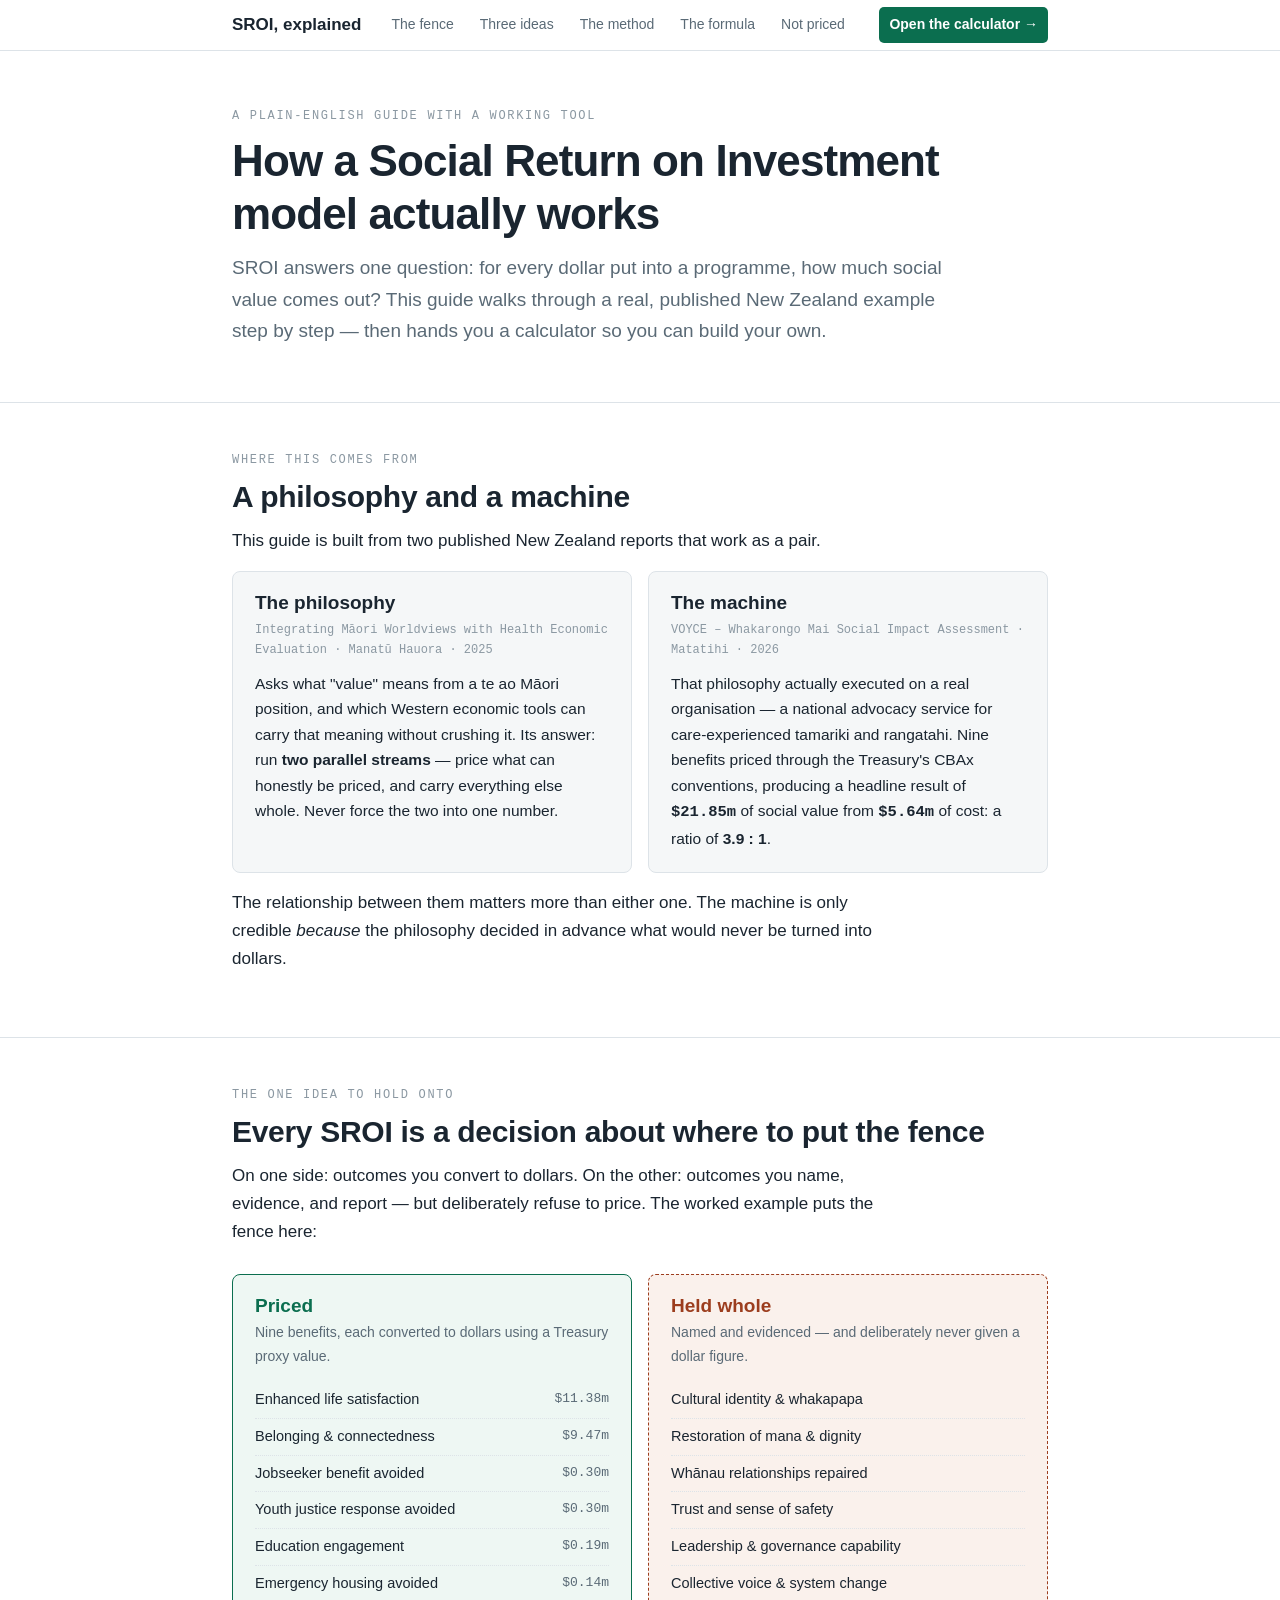
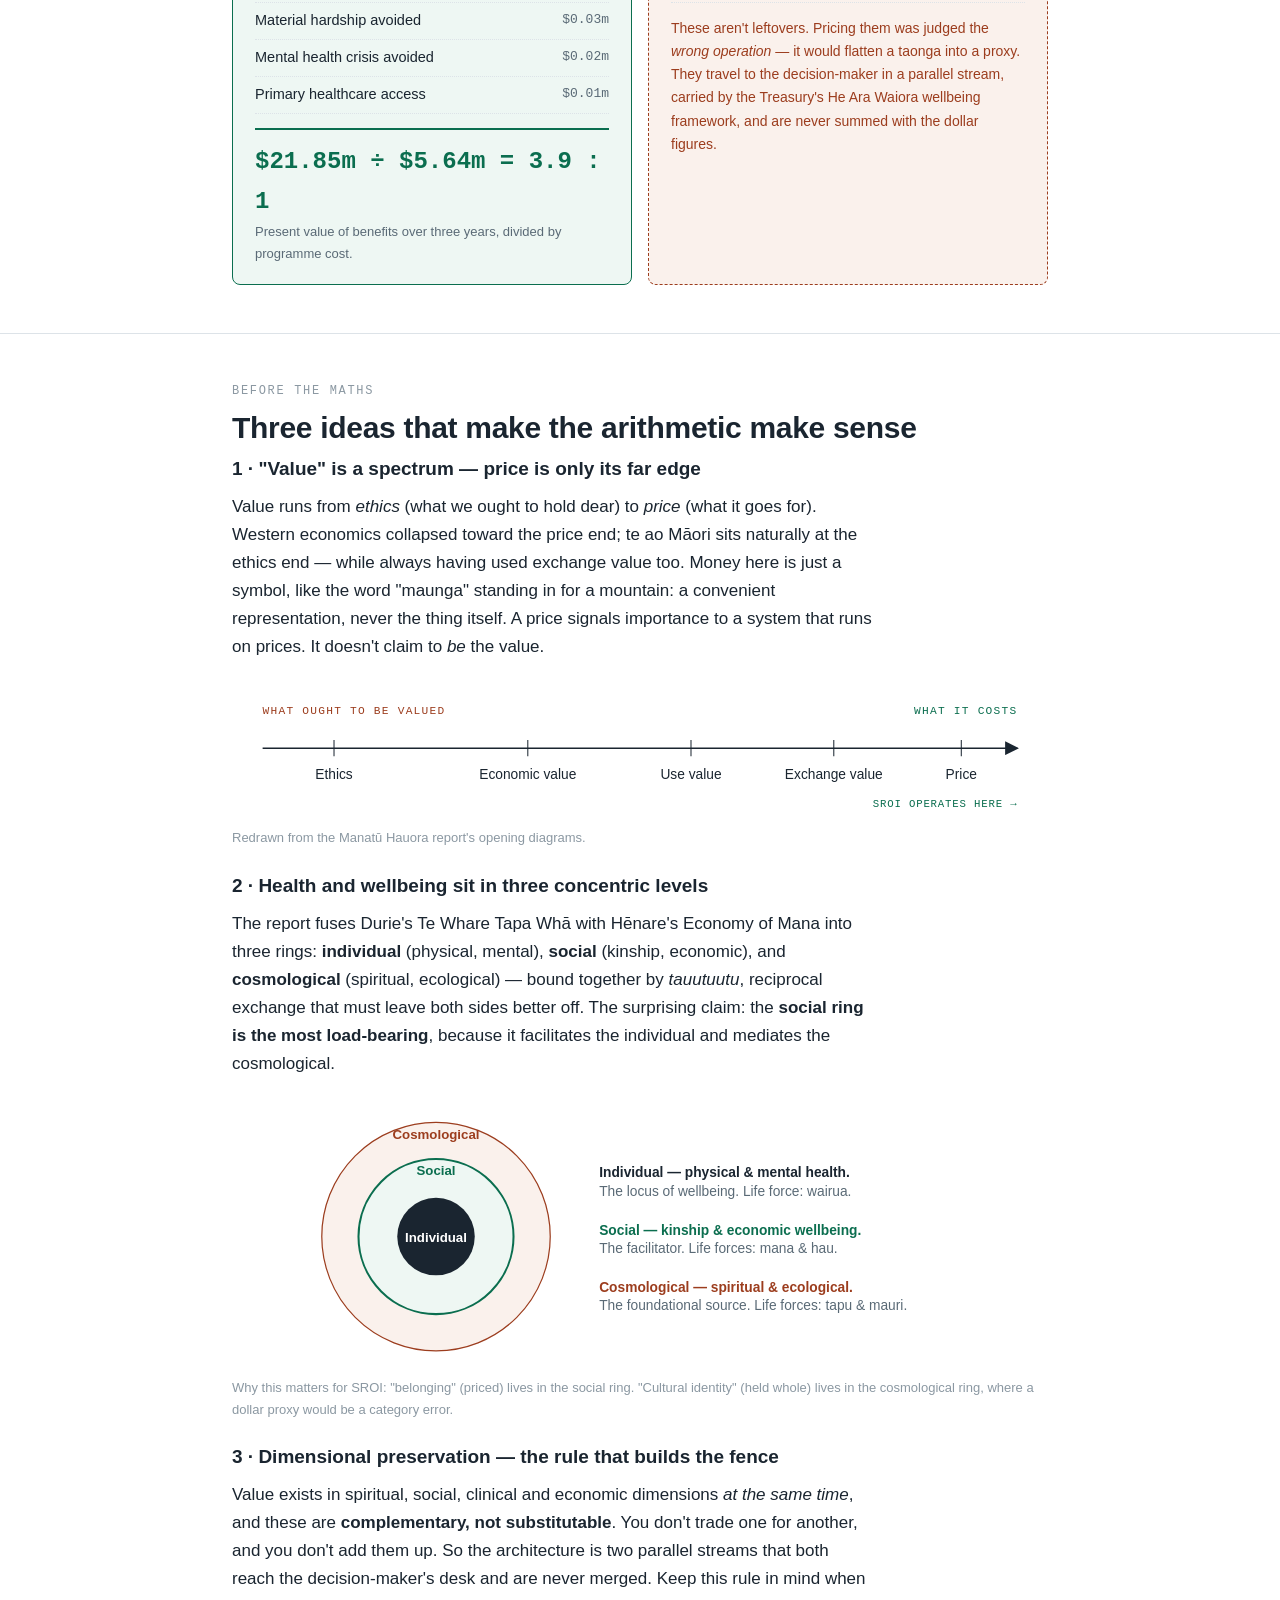
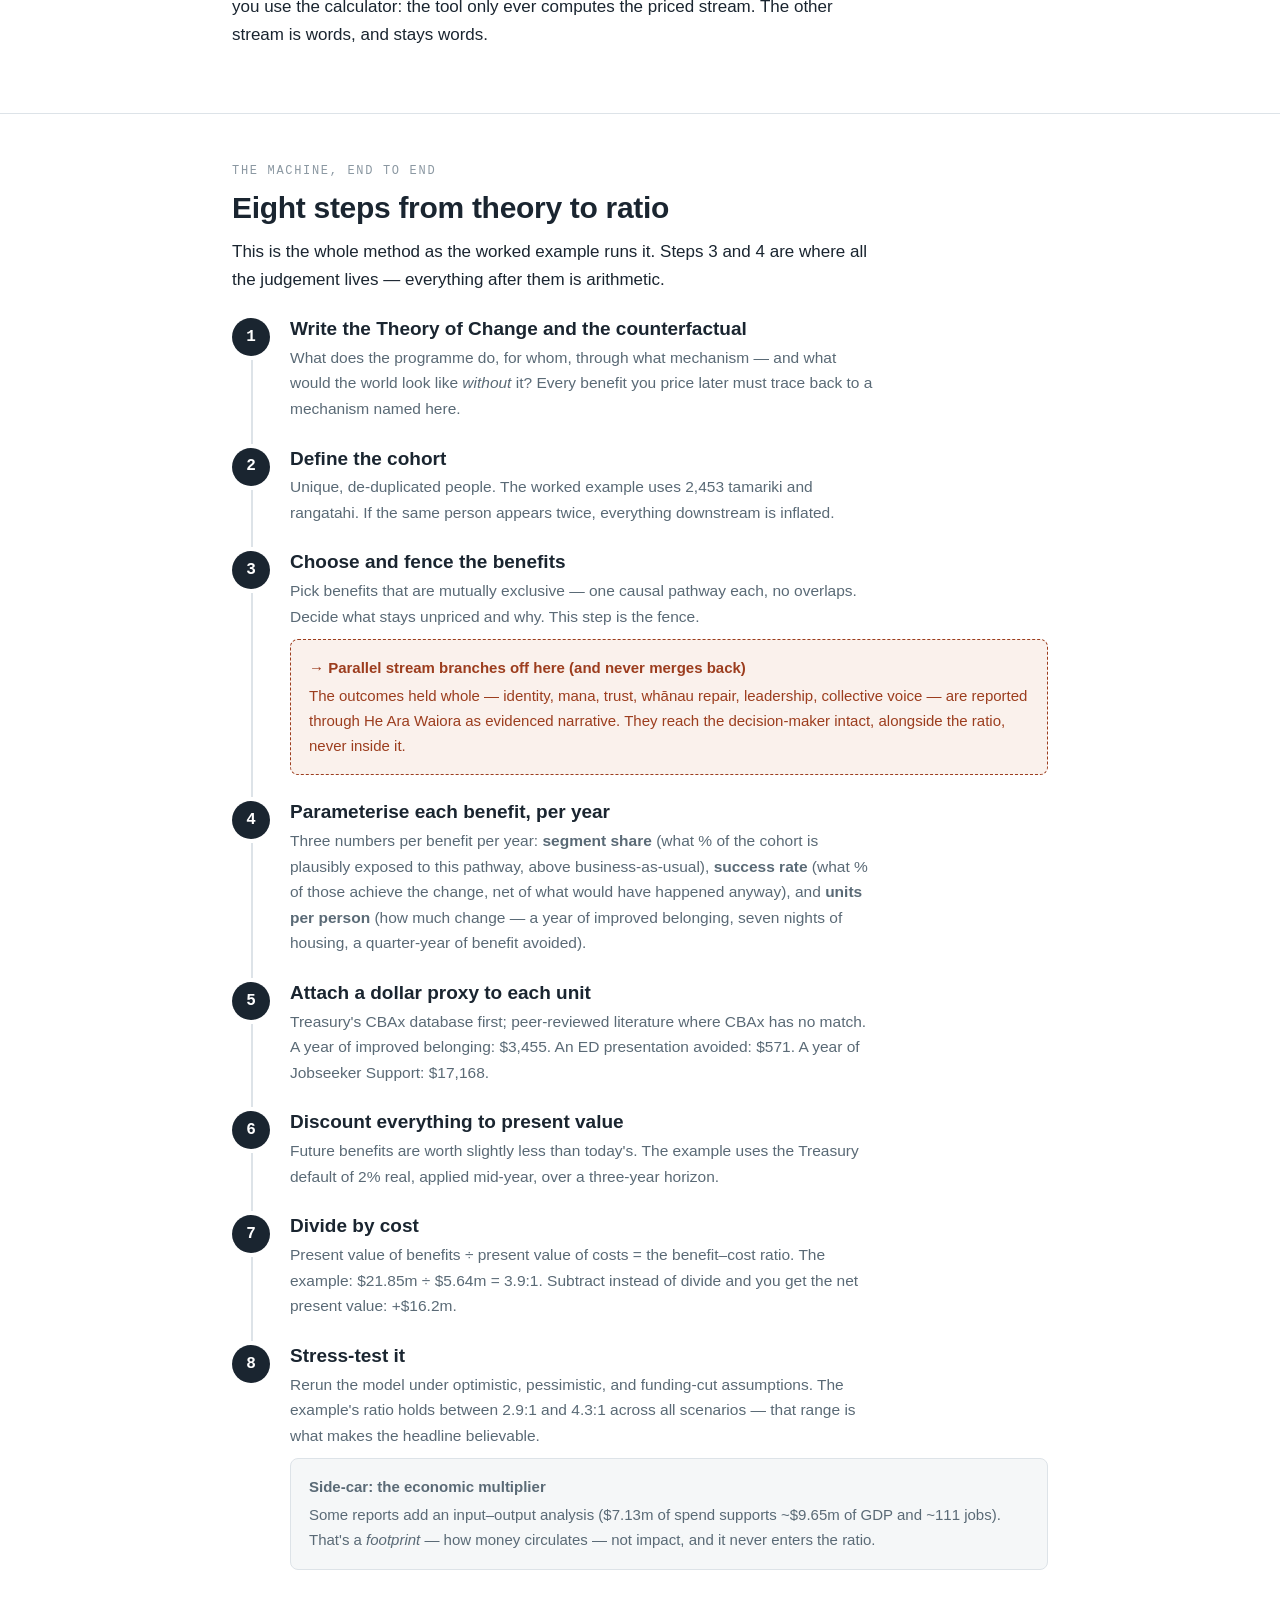
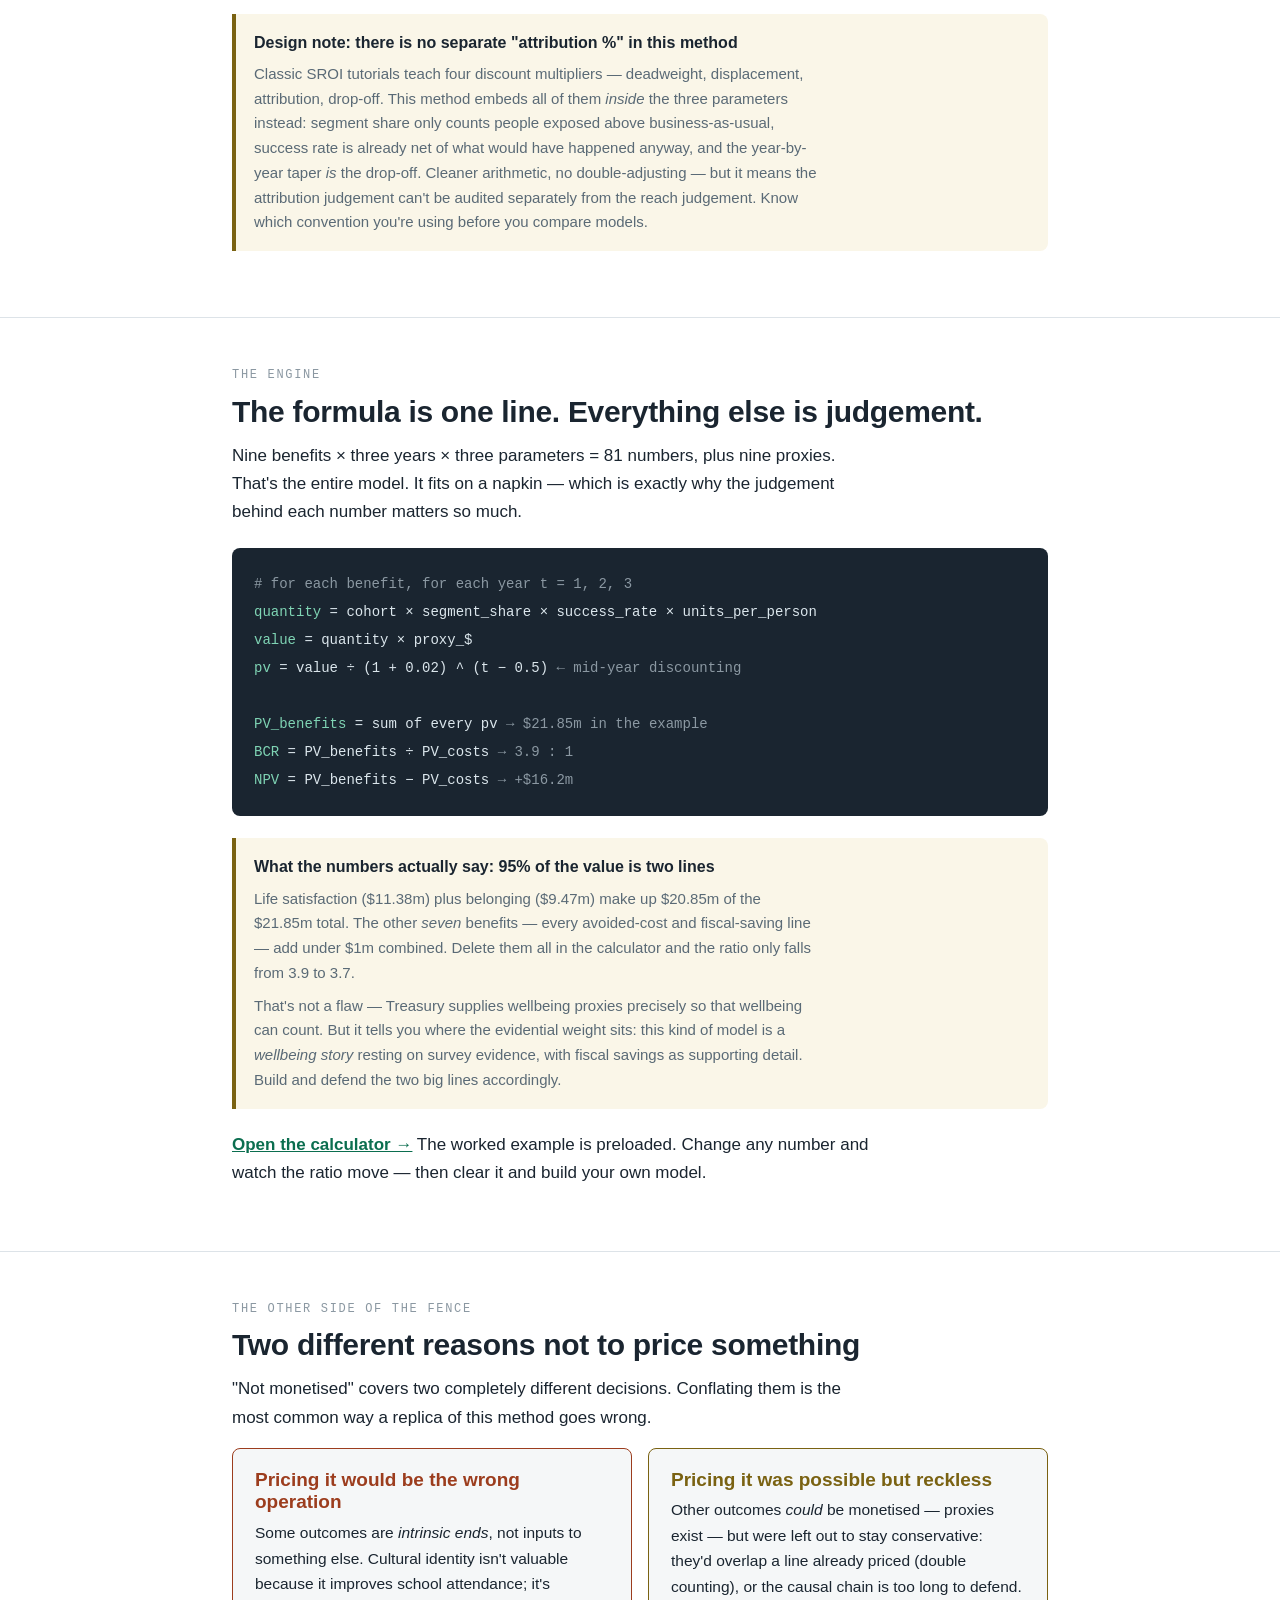
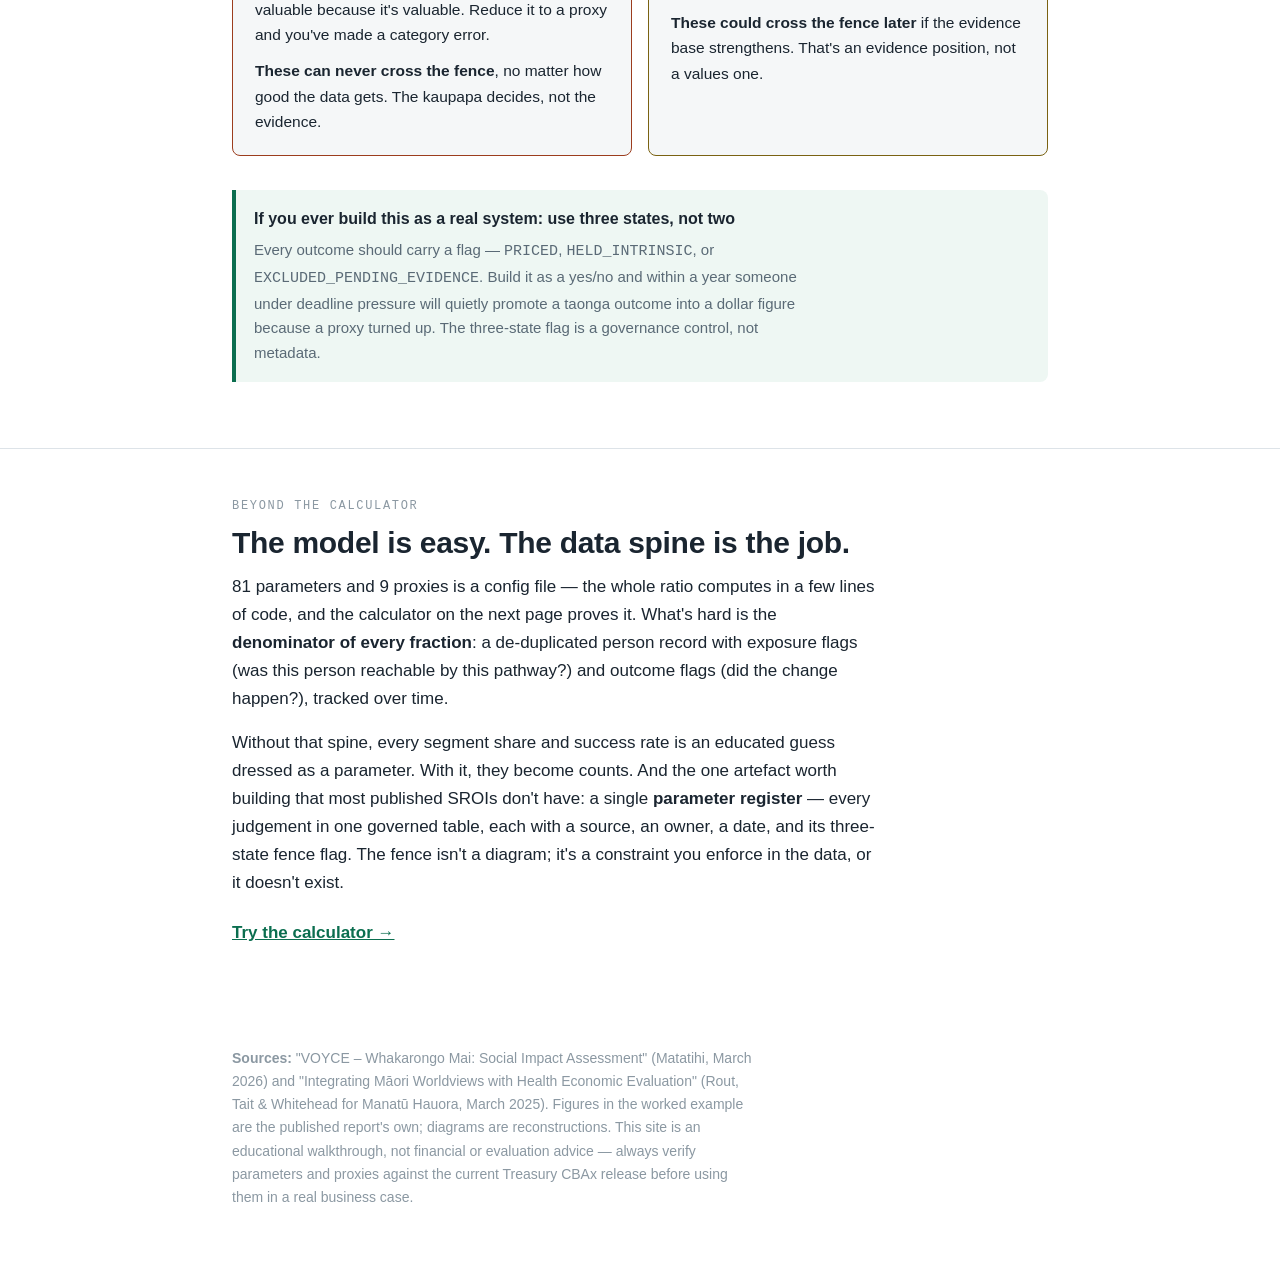
<file: index.html>
<!DOCTYPE html>
<html lang="en-NZ">
<head>
<meta charset="utf-8">
<meta name="viewport" content="width=device-width, initial-scale=1">
<title>SROI, explained — how a social return on investment model works</title>
<meta name="description" content="A plain-English walkthrough of how Social Return on Investment (SROI) works, built around a published New Zealand example, with a working calculator.">
<link rel="stylesheet" href="styles.css">
</head>
<body>

<nav><div class="wrap">
  <a class="brand" href="index.html">SROI, explained</a>
  <a href="#fence">The fence</a>
  <a href="#ideas">Three ideas</a>
  <a href="#method">The method</a>
  <a href="#formula">The formula</a>
  <a href="#notpriced">Not priced</a>
  <a class="cta" href="calculator.html">Open the calculator →</a>
</div></nav>

<header class="page"><div class="wrap">
  <span class="eyebrow">A plain-English guide with a working tool</span>
  <h1>How a Social Return on Investment model actually works</h1>
  <p class="lede">SROI answers one question: for every dollar put into a programme, how much social value comes out? This guide walks through a real, published New Zealand example step by step — then hands you a calculator so you can build your own.</p>
</div></header>

<section id="docs"><div class="wrap">
  <span class="eyebrow">Where this comes from</span>
  <h2>A philosophy and a machine</h2>
  <p>This guide is built from two published New Zealand reports that work as a pair.</p>
  <div class="two-col">
    <div class="card">
      <h3>The philosophy</h3>
      <div class="meta">Integrating Māori Worldviews with Health Economic Evaluation · Manatū Hauora · 2025</div>
      <p>Asks what "value" means from a te ao Māori position, and which Western economic tools can carry that meaning without crushing it. Its answer: run <b>two parallel streams</b> — price what can honestly be priced, and carry everything else whole. Never force the two into one number.</p>
    </div>
    <div class="card">
      <h3>The machine</h3>
      <div class="meta">VOYCE – Whakarongo Mai Social Impact Assessment · Matatihi · 2026</div>
      <p>That philosophy actually executed on a real organisation — a national advocacy service for care-experienced tamariki and rangatahi. Nine benefits priced through the Treasury's CBAx conventions, producing a headline result of <span class="mono"><b>$21.85m</b></span> of social value from <span class="mono"><b>$5.64m</b></span> of cost: a ratio of <b>3.9&nbsp;:&nbsp;1</b>.</p>
    </div>
  </div>
  <p>The relationship between them matters more than either one. The machine is only credible <em>because</em> the philosophy decided in advance what would never be turned into dollars.</p>
</div></section>

<section id="fence"><div class="wrap">
  <span class="eyebrow">The one idea to hold onto</span>
  <h2>Every SROI is a decision about where to put the fence</h2>
  <p>On one side: outcomes you convert to dollars. On the other: outcomes you name, evidence, and report — but deliberately refuse to price. The worked example puts the fence here:</p>

  <div class="fence">
    <div class="side priced">
      <h3>Priced</h3>
      <p class="sub">Nine benefits, each converted to dollars using a Treasury proxy value.</p>
      <ul>
        <li><span>Enhanced life satisfaction</span><b>$11.38m</b></li>
        <li><span>Belonging &amp; connectedness</span><b>$9.47m</b></li>
        <li><span>Jobseeker benefit avoided</span><b>$0.30m</b></li>
        <li><span>Youth justice response avoided</span><b>$0.30m</b></li>
        <li><span>Education engagement</span><b>$0.19m</b></li>
        <li><span>Emergency housing avoided</span><b>$0.14m</b></li>
        <li><span>Material hardship avoided</span><b>$0.03m</b></li>
        <li><span>Mental health crisis avoided</span><b>$0.02m</b></li>
        <li><span>Primary healthcare access</span><b>$0.01m</b></li>
      </ul>
      <div class="total">
        <div class="big">$21.85m ÷ $5.64m = 3.9 : 1</div>
        <div class="lbl">Present value of benefits over three years, divided by programme cost.</div>
      </div>
    </div>
    <div class="side held">
      <h3>Held whole</h3>
      <p class="sub">Named and evidenced — and deliberately never given a dollar figure.</p>
      <ul>
        <li><span>Cultural identity &amp; whakapapa</span></li>
        <li><span>Restoration of mana &amp; dignity</span></li>
        <li><span>Whānau relationships repaired</span></li>
        <li><span>Trust and sense of safety</span></li>
        <li><span>Leadership &amp; governance capability</span></li>
        <li><span>Collective voice &amp; system change</span></li>
      </ul>
      <p class="stamp">These aren't leftovers. Pricing them was judged the <em>wrong operation</em> — it would flatten a taonga into a proxy. They travel to the decision-maker in a parallel stream, carried by the Treasury's He Ara Waiora wellbeing framework, and are never summed with the dollar figures.</p>
    </div>
  </div>
</div></section>

<section id="ideas"><div class="wrap">
  <span class="eyebrow">Before the maths</span>
  <h2>Three ideas that make the arithmetic make sense</h2>

  <h3>1 · "Value" is a spectrum — price is only its far edge</h3>
  <p>Value runs from <em>ethics</em> (what we ought to hold dear) to <em>price</em> (what it goes for). Western economics collapsed toward the price end; te ao Māori sits naturally at the ethics end — while always having used exchange value too. Money here is just a symbol, like the word "maunga" standing in for a mountain: a convenient representation, never the thing itself. A price signals importance to a system that runs on prices. It doesn't claim to <em>be</em> the value.</p>

  <figure>
    <svg viewBox="0 0 800 130" role="img" aria-label="A line from ethics on the left to price on the right, with economic value, use value and exchange value between them.">
      <defs><marker id="ah" markerWidth="9" markerHeight="9" refX="8" refY="4.5" orient="auto"><path d="M0,0 L9,4.5 L0,9 z" fill="#1a2530"/></marker></defs>
      <line x1="30" y1="60" x2="770" y2="60" stroke="#1a2530" stroke-width="1.5" marker-end="url(#ah)"/>
      <g font-family="ui-monospace,Menlo,monospace" font-size="11" letter-spacing="1.2">
        <text x="30" y="26" fill="#9c3d1e">WHAT OUGHT TO BE VALUED</text>
        <text x="770" y="26" text-anchor="end" fill="#0b6e4f">WHAT IT COSTS</text>
      </g>
      <g font-family="-apple-system,Segoe UI,Roboto,sans-serif" font-size="13.5" fill="#1a2530" text-anchor="middle">
        <line x1="100" y1="52" x2="100" y2="68" stroke="#1a2530"/><text x="100" y="90">Ethics</text>
        <line x1="290" y1="52" x2="290" y2="68" stroke="#1a2530"/><text x="290" y="90">Economic value</text>
        <line x1="450" y1="52" x2="450" y2="68" stroke="#1a2530"/><text x="450" y="90">Use value</text>
        <line x1="590" y1="52" x2="590" y2="68" stroke="#1a2530"/><text x="590" y="90">Exchange value</text>
        <line x1="715" y1="52" x2="715" y2="68" stroke="#1a2530"/><text x="715" y="90">Price</text>
      </g>
      <text x="770" y="118" text-anchor="end" font-family="ui-monospace,Menlo,monospace" font-size="10.5" fill="#0b6e4f" letter-spacing="0.8">SROI OPERATES HERE →</text>
    </svg>
    <figcaption>Redrawn from the Manatū Hauora report's opening diagrams.</figcaption>
  </figure>

  <h3>2 · Health and wellbeing sit in three concentric levels</h3>
  <p>The report fuses Durie's Te Whare Tapa Whā with Hēnare's Economy of Mana into three rings: <b>individual</b> (physical, mental), <b>social</b> (kinship, economic), and <b>cosmological</b> (spiritual, ecological) — bound together by <em>tauutuutu</em>, reciprocal exchange that must leave both sides better off. The surprising claim: the <b>social ring is the most load-bearing</b>, because it facilitates the individual and mediates the cosmological.</p>

  <figure>
    <svg viewBox="0 0 800 260" role="img" aria-label="Three concentric rings: cosmological outer, social middle, individual inner.">
      <circle cx="200" cy="130" r="112" fill="#faf1ec" stroke="#9c3d1e" stroke-width="1.2"/>
      <circle cx="200" cy="130" r="76" fill="#eef7f3" stroke="#0b6e4f" stroke-width="2"/>
      <circle cx="200" cy="130" r="38" fill="#1a2530"/>
      <g font-family="-apple-system,Segoe UI,Roboto,sans-serif" text-anchor="middle">
        <text x="200" y="135" font-size="13" font-weight="700" fill="#fff">Individual</text>
        <text x="200" y="70" font-size="13" font-weight="700" fill="#0b6e4f">Social</text>
        <text x="200" y="34" font-size="13" font-weight="700" fill="#9c3d1e">Cosmological</text>
      </g>
      <g font-family="-apple-system,Segoe UI,Roboto,sans-serif" font-size="13.5" fill="#1a2530">
        <text x="360" y="72" font-weight="600">Individual — physical &amp; mental health.</text>
        <text x="360" y="90" fill="#5a6a76">The locus of wellbeing. Life force: wairua.</text>
        <text x="360" y="128" font-weight="600" fill="#0b6e4f">Social — kinship &amp; economic wellbeing.</text>
        <text x="360" y="146" fill="#5a6a76">The facilitator. Life forces: mana &amp; hau.</text>
        <text x="360" y="184" font-weight="600" fill="#9c3d1e">Cosmological — spiritual &amp; ecological.</text>
        <text x="360" y="202" fill="#5a6a76">The foundational source. Life forces: tapu &amp; mauri.</text>
      </g>
    </svg>
    <figcaption>Why this matters for SROI: "belonging" (priced) lives in the social ring. "Cultural identity" (held whole) lives in the cosmological ring, where a dollar proxy would be a category error.</figcaption>
  </figure>

  <h3>3 · Dimensional preservation — the rule that builds the fence</h3>
  <p>Value exists in spiritual, social, clinical and economic dimensions <em>at the same time</em>, and these are <b>complementary, not substitutable</b>. You don't trade one for another, and you don't add them up. So the architecture is two parallel streams that both reach the decision-maker's desk and are never merged. Keep this rule in mind when you use the calculator: the tool only ever computes the priced stream. The other stream is words, and stays words.</p>
</div></section>

<section id="method"><div class="wrap">
  <span class="eyebrow">The machine, end to end</span>
  <h2>Eight steps from theory to ratio</h2>
  <p>This is the whole method as the worked example runs it. Steps 3 and 4 are where all the judgement lives — everything after them is arithmetic.</p>

  <ol class="steps">
    <li>
      <h3>Write the Theory of Change and the counterfactual</h3>
      <p>What does the programme do, for whom, through what mechanism — and what would the world look like <em>without</em> it? Every benefit you price later must trace back to a mechanism named here.</p>
    </li>
    <li>
      <h3>Define the cohort</h3>
      <p>Unique, de-duplicated people. The worked example uses 2,453 tamariki and rangatahi. If the same person appears twice, everything downstream is inflated.</p>
    </li>
    <li>
      <h3>Choose and fence the benefits</h3>
      <p>Pick benefits that are mutually exclusive — one causal pathway each, no overlaps. Decide what stays unpriced and why. This step is the fence.</p>
      <div class="branch held">
        <b>→ Parallel stream branches off here (and never merges back)</b>
        The outcomes held whole — identity, mana, trust, whānau repair, leadership, collective voice — are reported through He Ara Waiora as evidenced narrative. They reach the decision-maker intact, alongside the ratio, never inside it.
      </div>
    </li>
    <li>
      <h3>Parameterise each benefit, per year</h3>
      <p>Three numbers per benefit per year: <b>segment share</b> (what % of the cohort is plausibly exposed to this pathway, above business-as-usual), <b>success rate</b> (what % of those achieve the change, net of what would have happened anyway), and <b>units per person</b> (how much change — a year of improved belonging, seven nights of housing, a quarter-year of benefit avoided).</p>
    </li>
    <li>
      <h3>Attach a dollar proxy to each unit</h3>
      <p>Treasury's CBAx database first; peer-reviewed literature where CBAx has no match. A year of improved belonging: $3,455. An ED presentation avoided: $571. A year of Jobseeker Support: $17,168.</p>
    </li>
    <li>
      <h3>Discount everything to present value</h3>
      <p>Future benefits are worth slightly less than today's. The example uses the Treasury default of 2% real, applied mid-year, over a three-year horizon.</p>
    </li>
    <li>
      <h3>Divide by cost</h3>
      <p>Present value of benefits ÷ present value of costs = the benefit–cost ratio. The example: $21.85m ÷ $5.64m = 3.9:1. Subtract instead of divide and you get the net present value: +$16.2m.</p>
    </li>
    <li>
      <h3>Stress-test it</h3>
      <p>Rerun the model under optimistic, pessimistic, and funding-cut assumptions. The example's ratio holds between 2.9:1 and 4.3:1 across all scenarios — that range is what makes the headline believable.</p>
      <div class="branch grey">
        <b>Side-car: the economic multiplier</b>
        Some reports add an input–output analysis ($7.13m of spend supports ~$9.65m of GDP and ~111 jobs). That's a <em>footprint</em> — how money circulates — not impact, and it never enters the ratio.
      </div>
    </li>
  </ol>

  <div class="note">
    <h4>Design note: there is no separate "attribution %" in this method</h4>
    <p>Classic SROI tutorials teach four discount multipliers — deadweight, displacement, attribution, drop-off. This method embeds all of them <em>inside</em> the three parameters instead: segment share only counts people exposed above business-as-usual, success rate is already net of what would have happened anyway, and the year-by-year taper <em>is</em> the drop-off. Cleaner arithmetic, no double-adjusting — but it means the attribution judgement can't be audited separately from the reach judgement. Know which convention you're using before you compare models.</p>
  </div>
</div></section>

<section id="formula"><div class="wrap">
  <span class="eyebrow">The engine</span>
  <h2>The formula is one line. Everything else is judgement.</h2>
  <p>Nine benefits × three years × three parameters = 81 numbers, plus nine proxies. That's the entire model. It fits on a napkin — which is exactly why the judgement behind each number matters so much.</p>

  <div class="formula">
    <div><span class="c"># for each benefit, for each year t = 1, 2, 3</span></div>
    <div><span class="k">quantity</span>  = cohort × segment_share × success_rate × units_per_person</div>
    <div><span class="k">value</span>     = quantity × proxy_$</div>
    <div><span class="k">pv</span>        = value ÷ (1 + 0.02) ^ (t − 0.5)   <span class="c">← mid-year discounting</span></div>
    <div>&nbsp;</div>
    <div><span class="k">PV_benefits</span> = sum of every pv            <span class="c">→ $21.85m in the example</span></div>
    <div><span class="k">BCR</span> = PV_benefits ÷ PV_costs             <span class="c">→ 3.9 : 1</span></div>
    <div><span class="k">NPV</span> = PV_benefits − PV_costs             <span class="c">→ +$16.2m</span></div>
  </div>

  <div class="note">
    <h4>What the numbers actually say: 95% of the value is two lines</h4>
    <p>Life satisfaction ($11.38m) plus belonging ($9.47m) make up $20.85m of the $21.85m total. The other <em>seven</em> benefits — every avoided-cost and fiscal-saving line — add under $1m combined. Delete them all in the calculator and the ratio only falls from 3.9 to 3.7.</p>
    <p>That's not a flaw — Treasury supplies wellbeing proxies precisely so that wellbeing can count. But it tells you where the evidential weight sits: this kind of model is a <em>wellbeing story</em> resting on survey evidence, with fiscal savings as supporting detail. Build and defend the two big lines accordingly.</p>
  </div>

  <p style="margin-top:22px"><a href="calculator.html"><b>Open the calculator →</b></a> The worked example is preloaded. Change any number and watch the ratio move — then clear it and build your own model.</p>
</div></section>

<section id="notpriced"><div class="wrap">
  <span class="eyebrow">The other side of the fence</span>
  <h2>Two different reasons not to price something</h2>
  <p>"Not monetised" covers two completely different decisions. Conflating them is the most common way a replica of this method goes wrong.</p>

  <div class="two-col">
    <div class="card" style="border-color:var(--held); border-width:1.5px;">
      <h3 style="color:var(--held);">Pricing it would be the wrong operation</h3>
      <p>Some outcomes are <em>intrinsic ends</em>, not inputs to something else. Cultural identity isn't valuable because it improves school attendance; it's valuable because it's valuable. Reduce it to a proxy and you've made a category error.</p>
      <p><b>These can never cross the fence</b>, no matter how good the data gets. The kaupapa decides, not the evidence.</p>
    </div>
    <div class="card" style="border-color:var(--note); border-width:1.5px;">
      <h3 style="color:var(--note);">Pricing it was possible but reckless</h3>
      <p>Other outcomes <em>could</em> be monetised — proxies exist — but were left out to stay conservative: they'd overlap a line already priced (double counting), or the causal chain is too long to defend.</p>
      <p><b>These could cross the fence later</b> if the evidence base strengthens. That's an evidence position, not a values one.</p>
    </div>
  </div>

  <div class="note green">
    <h4>If you ever build this as a real system: use three states, not two</h4>
    <p>Every outcome should carry a flag — <span class="mono">PRICED</span>, <span class="mono">HELD_INTRINSIC</span>, or <span class="mono">EXCLUDED_PENDING_EVIDENCE</span>. Build it as a yes/no and within a year someone under deadline pressure will quietly promote a taonga outcome into a dollar figure because a proxy turned up. The three-state flag is a governance control, not metadata.</p>
  </div>
</div></section>

<section id="beyond"><div class="wrap">
  <span class="eyebrow">Beyond the calculator</span>
  <h2>The model is easy. The data spine is the job.</h2>
  <p>81 parameters and 9 proxies is a config file — the whole ratio computes in a few lines of code, and the calculator on the next page proves it. What's hard is the <b>denominator of every fraction</b>: a de-duplicated person record with exposure flags (was this person reachable by this pathway?) and outcome flags (did the change happen?), tracked over time.</p>
  <p>Without that spine, every segment share and success rate is an educated guess dressed as a parameter. With it, they become counts. And the one artefact worth building that most published SROIs don't have: a single <b>parameter register</b> — every judgement in one governed table, each with a source, an owner, a date, and its three-state fence flag. The fence isn't a diagram; it's a constraint you enforce in the data, or it doesn't exist.</p>
  <p style="margin-top:22px"><a href="calculator.html"><b>Try the calculator →</b></a></p>
</div></section>

<footer><div class="wrap">
  <p><b>Sources:</b> "VOYCE – Whakarongo Mai: Social Impact Assessment" (Matatihi, March 2026) and "Integrating Māori Worldviews with Health Economic Evaluation" (Rout, Tait &amp; Whitehead for Manatū Hauora, March 2025). Figures in the worked example are the published report's own; diagrams are reconstructions. This site is an educational walkthrough, not financial or evaluation advice — always verify parameters and proxies against the current Treasury CBAx release before using them in a real business case.</p>
</div></footer>

</body>
</html>
</file>
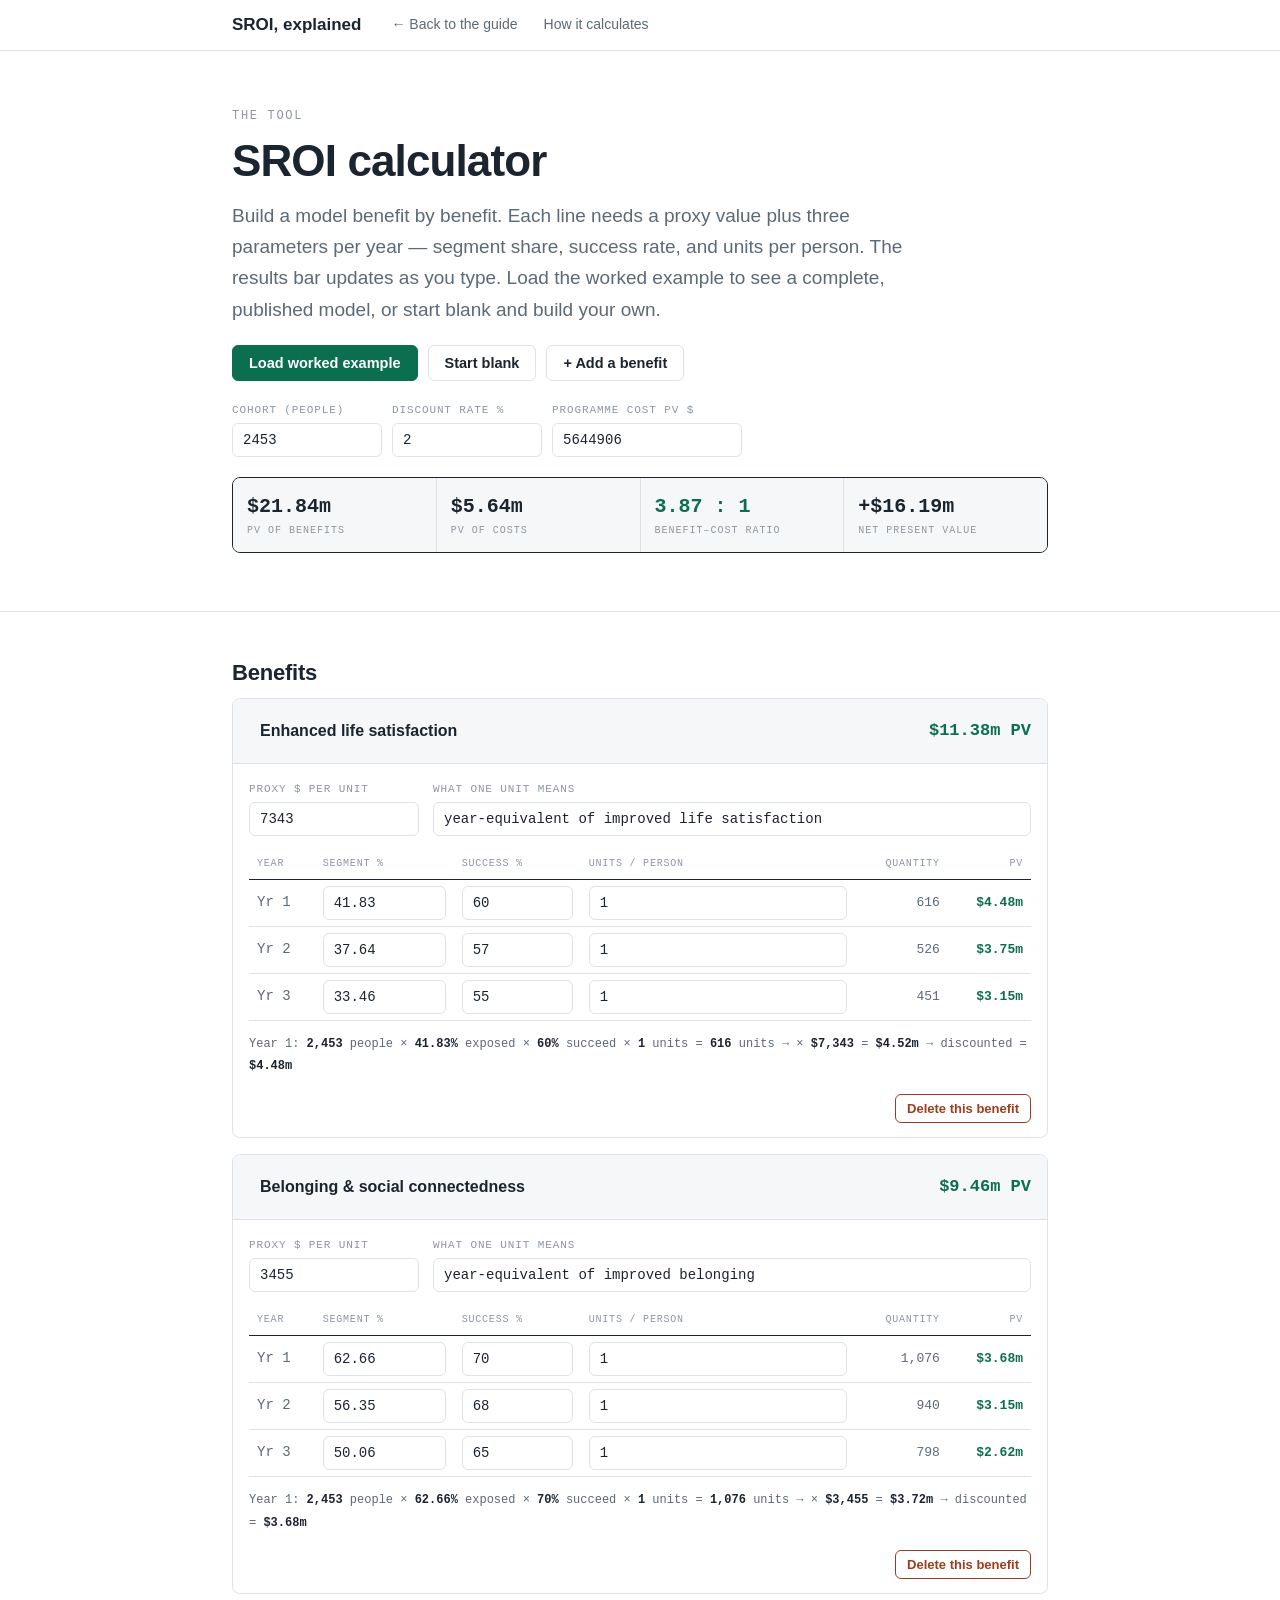
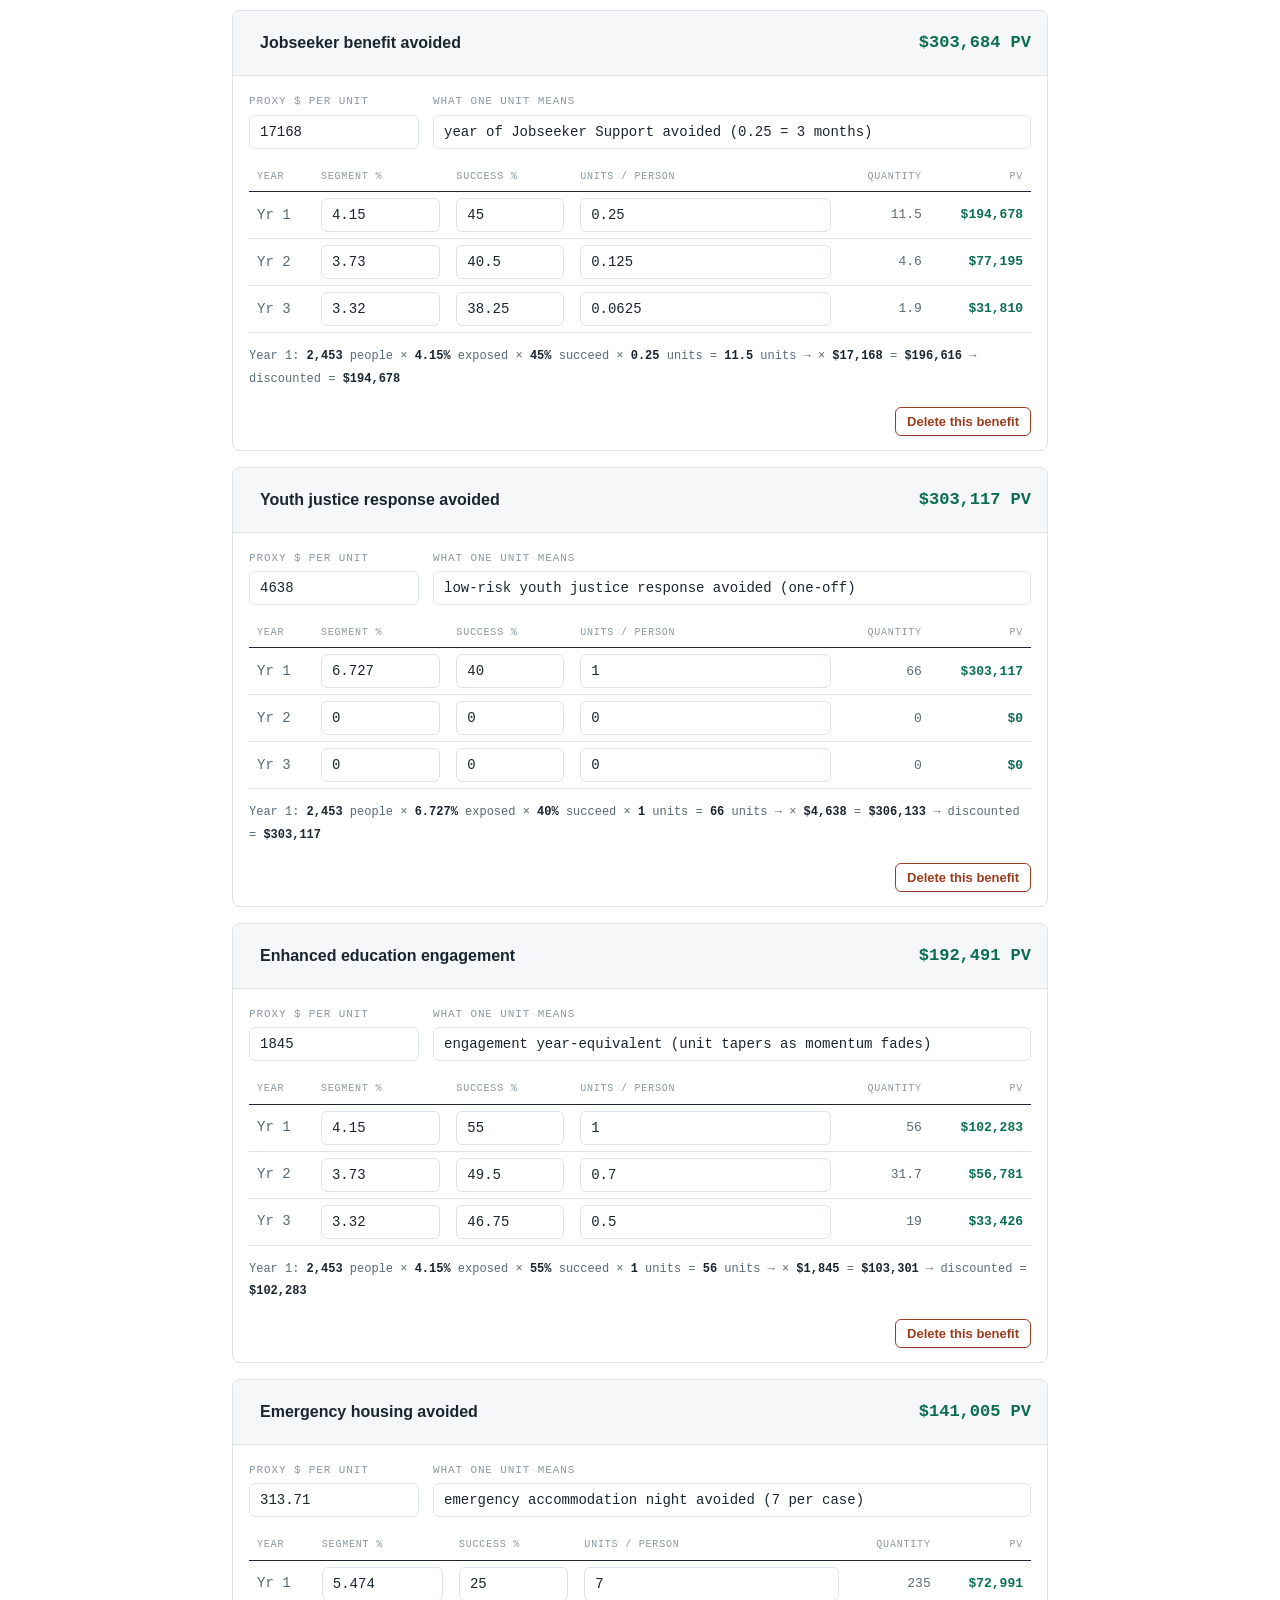
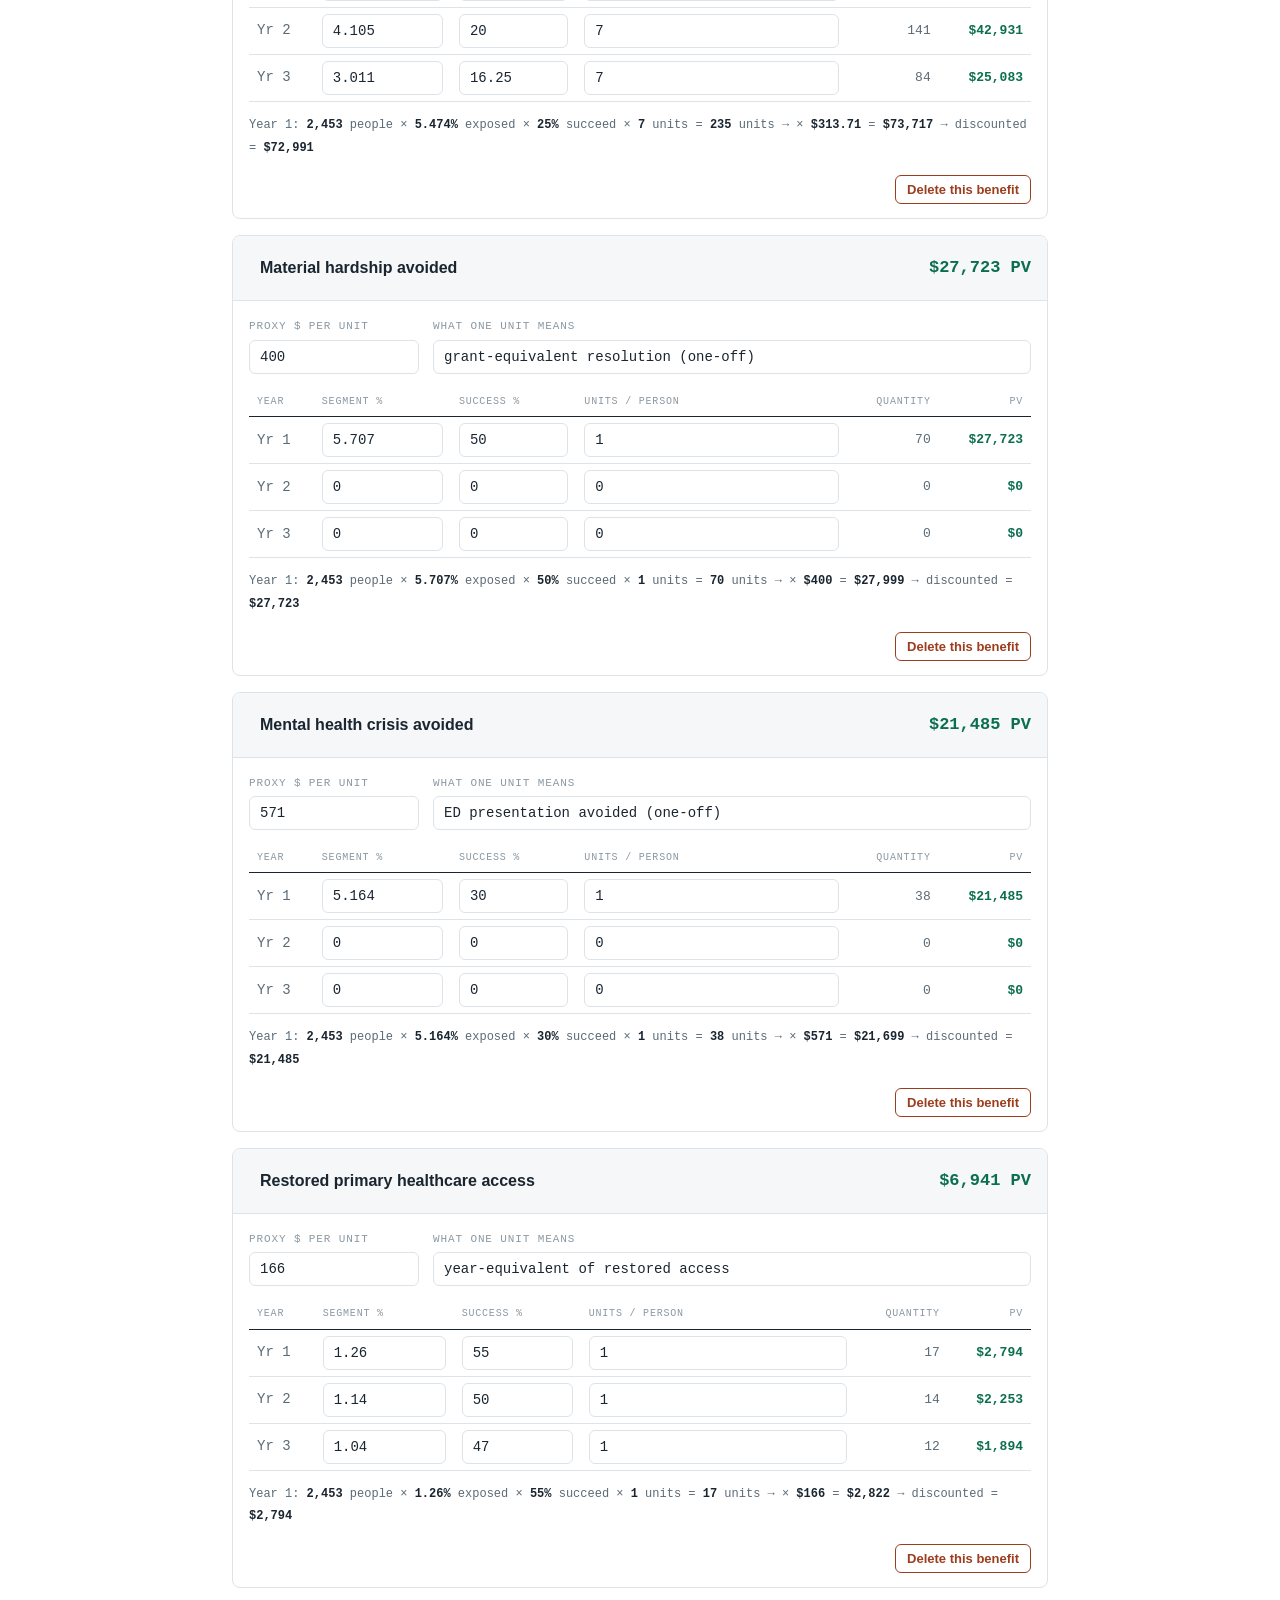
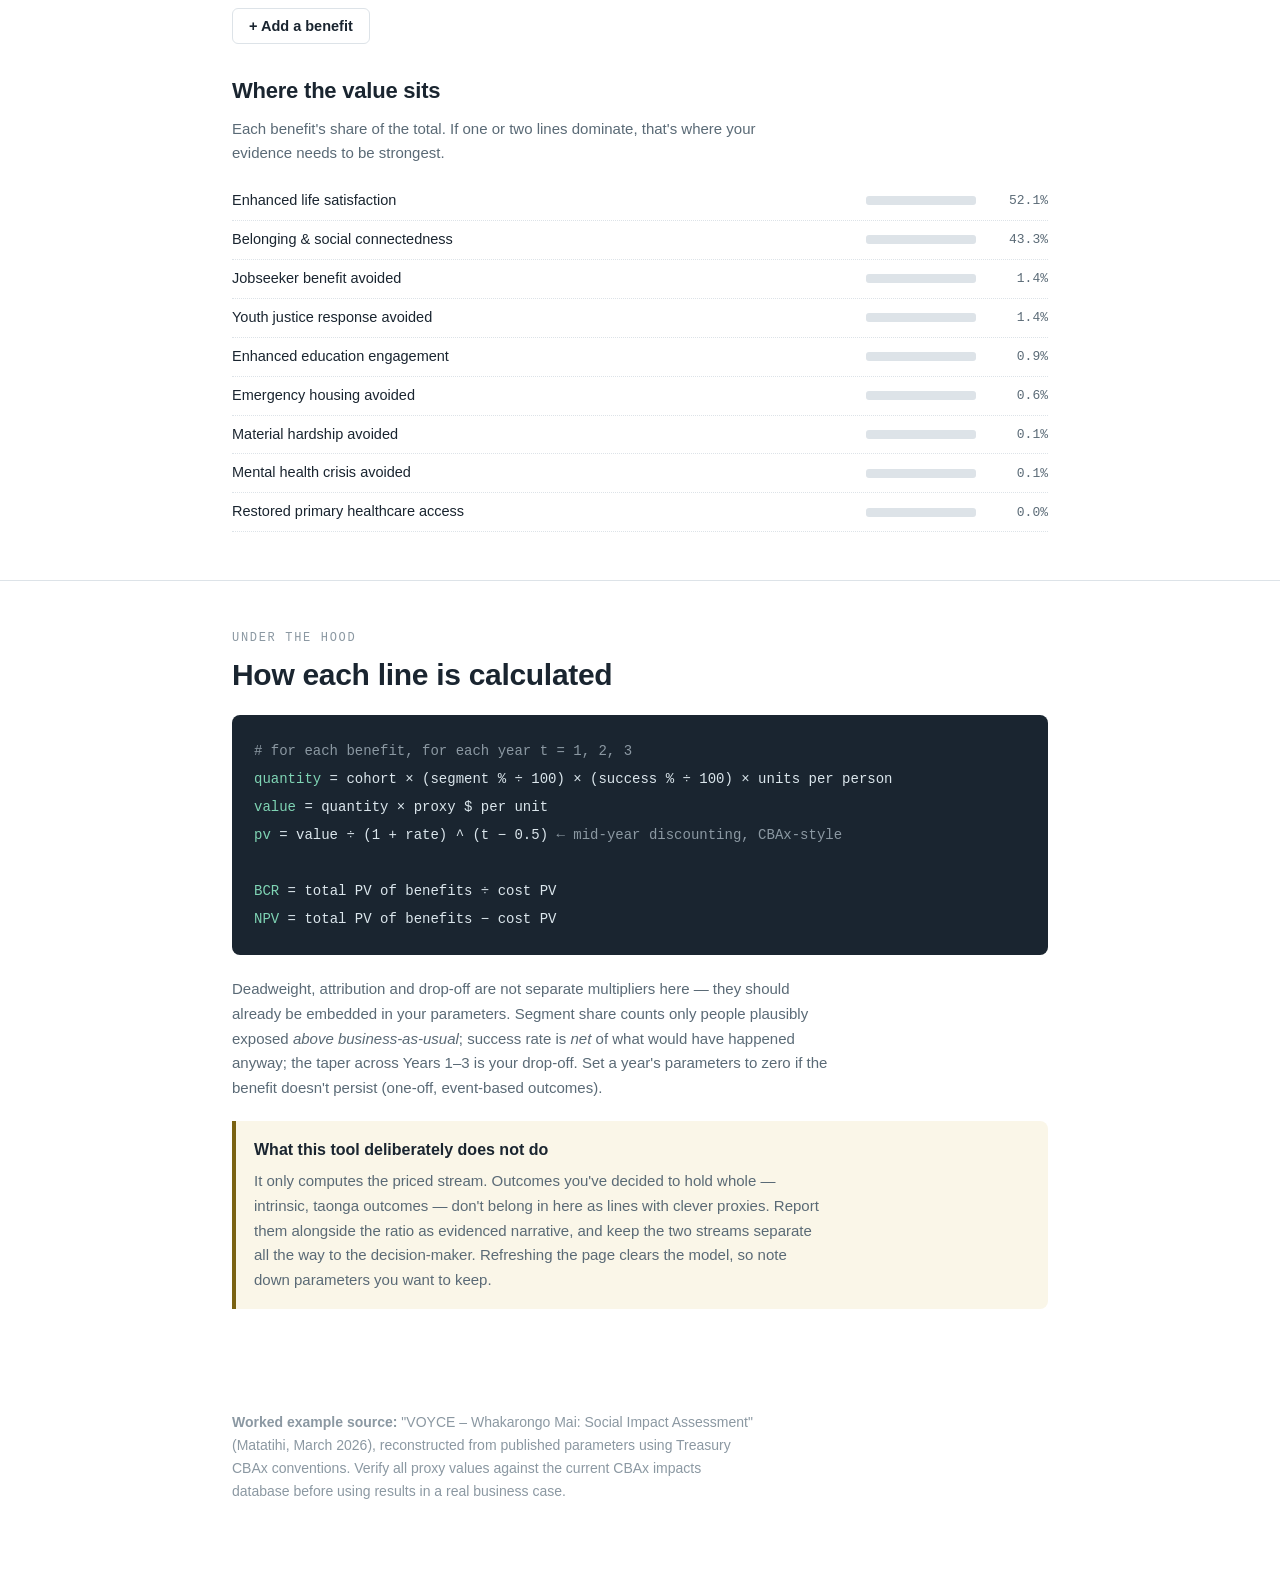
<file: calculator.html>
<!DOCTYPE html>
<html lang="en-NZ">
<head>
<meta charset="utf-8">
<meta name="viewport" content="width=device-width, initial-scale=1">
<title>SROI calculator — build your own model</title>
<meta name="description" content="A working SROI calculator. Add your own benefit lines, set parameters and proxy values, and get a benefit–cost ratio. Worked example preloaded.">
<link rel="stylesheet" href="styles.css">
</head>
<body>

<nav><div class="wrap">
  <a class="brand" href="index.html">SROI, explained</a>
  <a href="index.html">← Back to the guide</a>
  <a href="#how">How it calculates</a>
</div></nav>

<header class="page"><div class="wrap">
  <span class="eyebrow">The tool</span>
  <h1>SROI calculator</h1>
  <p class="lede">Build a model benefit by benefit. Each line needs a proxy value plus three parameters per year — segment share, success rate, and units per person. The results bar updates as you type. Load the worked example to see a complete, published model, or start blank and build your own.</p>

  <div class="toolbar" role="group" aria-label="Model actions">
    <button class="primary" id="btn-example">Load worked example</button>
    <button id="btn-blank">Start blank</button>
    <button id="btn-add">+ Add a benefit</button>
  </div>

  <div class="toolbar" role="group" aria-label="Global settings">
    <div class="field">
      <label for="g-cohort">Cohort (people)</label>
      <input type="number" id="g-cohort" min="1" step="1" value="2453">
    </div>
    <div class="field">
      <label for="g-rate">Discount rate %</label>
      <input type="number" id="g-rate" min="0" max="20" step="0.5" value="2">
    </div>
    <div class="field" style="width:190px">
      <label for="g-cost">Programme cost PV $</label>
      <input type="number" id="g-cost" min="0" step="1000" value="5644906">
    </div>
  </div>

  <div class="results" aria-live="polite">
    <div><div class="v mono" id="r-pv">—</div><div class="l">PV of benefits</div></div>
    <div><div class="v mono" id="r-cost">—</div><div class="l">PV of costs</div></div>
    <div class="bcr"><div class="v mono" id="r-bcr">—</div><div class="l">Benefit–cost ratio</div></div>
    <div><div class="v mono" id="r-npv">—</div><div class="l">Net present value</div></div>
  </div>
</div></header>

<section><div class="wrap">
  <h2 style="font-size:22px">Benefits</h2>
  <div id="benefits"></div>
  <div class="toolbar">
    <button id="btn-add-2">+ Add a benefit</button>
  </div>

  <h2 style="font-size:22px; margin-top:34px">Where the value sits</h2>
  <p style="font-size:15px; color:var(--ink-soft)">Each benefit's share of the total. If one or two lines dominate, that's where your evidence needs to be strongest.</p>
  <ul class="shares" id="shares"></ul>
</div></section>

<section id="how"><div class="wrap">
  <span class="eyebrow">Under the hood</span>
  <h2>How each line is calculated</h2>
  <div class="formula">
    <div><span class="c"># for each benefit, for each year t = 1, 2, 3</span></div>
    <div><span class="k">quantity</span> = cohort × (segment % ÷ 100) × (success % ÷ 100) × units per person</div>
    <div><span class="k">value</span>    = quantity × proxy $ per unit</div>
    <div><span class="k">pv</span>       = value ÷ (1 + rate) ^ (t − 0.5)   <span class="c">← mid-year discounting, CBAx-style</span></div>
    <div>&nbsp;</div>
    <div><span class="k">BCR</span> = total PV of benefits ÷ cost PV</div>
    <div><span class="k">NPV</span> = total PV of benefits − cost PV</div>
  </div>
  <p style="font-size:15px; color:var(--ink-soft); max-width:72ch">Deadweight, attribution and drop-off are not separate multipliers here — they should already be embedded in your parameters. Segment share counts only people plausibly exposed <em>above business-as-usual</em>; success rate is <em>net</em> of what would have happened anyway; the taper across Years 1–3 is your drop-off. Set a year's parameters to zero if the benefit doesn't persist (one-off, event-based outcomes).</p>
  <div class="note" style="margin-top:20px">
    <h4>What this tool deliberately does not do</h4>
    <p>It only computes the priced stream. Outcomes you've decided to hold whole — intrinsic, taonga outcomes — don't belong in here as lines with clever proxies. Report them alongside the ratio as evidenced narrative, and keep the two streams separate all the way to the decision-maker. Refreshing the page clears the model, so note down parameters you want to keep.</p>
  </div>
</div></section>

<footer><div class="wrap">
  <p><b>Worked example source:</b> "VOYCE – Whakarongo Mai: Social Impact Assessment" (Matatihi, March 2026), reconstructed from published parameters using Treasury CBAx conventions. Verify all proxy values against the current CBAx impacts database before using results in a real business case.</p>
</div></footer>

<script src="calc.js"></script>
</body>
</html>
</file>
<file: styles.css>
/* SROI Toolkit — shared styles
   System fonts only. Two semantic colours carry the core idea:
   green = priced (monetised), red-brown = held whole (not monetised). */

:root{
  --ink:      #1a2530;
  --ink-soft: #5a6a76;
  --ink-faint:#8b98a2;
  --bg:       #ffffff;
  --panel:    #f5f7f8;
  --rule:     #dde3e8;
  --priced:   #0b6e4f;
  --priced-bg:#eef7f3;
  --held:     #9c3d1e;
  --held-bg:  #faf1ec;
  --note:     #7a6212;
  --note-bg:  #faf6e8;
  --sans: -apple-system, BlinkMacSystemFont, "Segoe UI", Roboto,
          Helvetica, Arial, sans-serif;
  --mono: ui-monospace, SFMono-Regular, Menlo, Consolas, monospace;
}

*{ box-sizing:border-box; }
html{ scroll-behavior:smooth; }
body{
  margin:0;
  background:var(--bg);
  color:var(--ink);
  font-family:var(--sans);
  font-size:17px;
  line-height:1.65;
  -webkit-font-smoothing:antialiased;
}
.wrap{ max-width:860px; margin:0 auto; padding:0 22px; }

h1,h2,h3{ line-height:1.2; margin:0 0 12px; font-weight:700; }
h1{ font-size:clamp(30px,5vw,44px); letter-spacing:-0.02em; }
h2{ font-size:clamp(23px,3.4vw,30px); letter-spacing:-0.01em; }
h3{ font-size:19px; }
p{ margin:0 0 16px; max-width:68ch; }
a{ color:var(--priced); }

.mono{ font-family:var(--mono); font-variant-numeric:tabular-nums; }
.eyebrow{
  font-family:var(--mono); font-size:12px; letter-spacing:0.14em;
  text-transform:uppercase; color:var(--ink-faint); display:block;
  margin-bottom:8px;
}
.lede{ font-size:19px; color:var(--ink-soft); }

/* ---------- top nav ---------- */
nav{
  position:sticky; top:0; z-index:40;
  background:rgba(255,255,255,0.94); backdrop-filter:blur(6px);
  border-bottom:1px solid var(--rule);
}
nav .wrap{
  display:flex; align-items:center; gap:6px; height:50px;
  overflow-x:auto; scrollbar-width:none;
}
nav .wrap::-webkit-scrollbar{ display:none; }
nav .brand{ font-weight:700; margin-right:14px; white-space:nowrap; text-decoration:none; color:var(--ink); }
nav a:not(.brand){
  font-size:14px; color:var(--ink-soft); text-decoration:none;
  padding:6px 10px; border-radius:5px; white-space:nowrap;
}
nav a:not(.brand):hover{ background:var(--panel); color:var(--ink); }
nav a.cta{
  margin-left:auto; background:var(--priced); color:#fff; font-weight:600;
}
nav a.cta:hover{ background:#095a41; color:#fff; }

/* ---------- layout blocks ---------- */
header.page{ padding:56px 0 40px; border-bottom:1px solid var(--rule); }
section{ padding:48px 0; border-bottom:1px solid var(--rule); }
section:last-of-type{ border-bottom:0; }
footer{ padding:36px 0 64px; color:var(--ink-faint); font-size:14px; }

.card{
  background:var(--panel); border:1px solid var(--rule);
  border-radius:8px; padding:20px 22px; margin:0 0 16px;
}
.card h3{ margin-bottom:6px; }
.card .meta{
  font-family:var(--mono); font-size:12px; color:var(--ink-faint);
  margin-bottom:10px;
}
.card p{ font-size:15.5px; margin-bottom:10px; }
.card p:last-child{ margin-bottom:0; }

.two-col{ display:grid; grid-template-columns:1fr 1fr; gap:16px; }

/* ---------- the fence ---------- */
.fence{
  display:grid; grid-template-columns:1fr 1fr; gap:16px; margin:28px 0 0;
}
.fence .side{ border-radius:8px; padding:20px 22px; border:1.5px solid; }
.fence .side.priced{ border-color:var(--priced); background:var(--priced-bg); }
.fence .side.held{ border-color:var(--held); background:var(--held-bg); border-style:dashed; }
.fence h3{ margin-bottom:4px; }
.fence .side.priced h3{ color:var(--priced); }
.fence .side.held h3{ color:var(--held); }
.fence .sub{ font-size:14px; color:var(--ink-soft); margin-bottom:14px; }
.fence ul{ list-style:none; margin:0; padding:0; }
.fence li{
  display:flex; justify-content:space-between; gap:10px;
  padding:6px 0; border-bottom:1px dotted var(--rule); font-size:14.5px;
}
.fence li b{ font-family:var(--mono); font-weight:500; font-size:13px; color:var(--ink-soft); }
.fence .total{
  margin-top:14px; padding-top:12px; border-top:2px solid var(--priced);
}
.fence .total .big{
  font-family:var(--mono); font-weight:700; font-size:24px; color:var(--priced);
}
.fence .total .lbl{ font-size:13px; color:var(--ink-soft); }
.fence .stamp{
  margin-top:14px; font-size:14px; color:var(--held);
}

/* ---------- numbered steps ---------- */
.steps{ list-style:none; margin:24px 0 0; padding:0; counter-reset:step; }
.steps > li{
  position:relative; padding:0 0 26px 58px; counter-increment:step;
}
.steps > li::before{
  content:counter(step);
  position:absolute; left:0; top:0;
  width:38px; height:38px; border-radius:50%;
  background:var(--ink); color:#fff;
  font-family:var(--mono); font-weight:700; font-size:16px;
  display:flex; align-items:center; justify-content:center;
}
.steps > li::after{
  content:""; position:absolute; left:19px; top:42px; bottom:4px;
  width:2px; background:var(--rule);
}
.steps > li:last-child::after{ display:none; }
.steps h3{ margin-bottom:4px; }
.steps p{ font-size:15.5px; color:var(--ink-soft); margin-bottom:0; }

.branch{
  border-radius:8px; padding:16px 18px; margin:10px 0 0;
  font-size:15px;
}
.branch.held{
  border:1.5px dashed var(--held); background:var(--held-bg); color:var(--held);
}
.branch.grey{
  border:1px solid var(--rule); background:var(--panel); color:var(--ink-soft);
}
.branch b{ display:block; margin-bottom:3px; }

/* ---------- formula ---------- */
.formula{
  background:var(--ink); color:#dbe6ec; border-radius:8px;
  padding:22px; font-family:var(--mono); font-size:14px;
  overflow-x:auto; margin:22px 0; line-height:2;
}
.formula .k{ color:#7fd4b4; }
.formula .c{ color:#8b98a2; }

/* ---------- callouts ---------- */
.note{
  border-left:4px solid var(--note); background:var(--note-bg);
  border-radius:0 8px 8px 0; padding:16px 18px; margin:18px 0;
}
.note h4{ margin:0 0 6px; font-size:16px; }
.note p{ font-size:15px; color:var(--ink-soft); margin-bottom:8px; }
.note p:last-child{ margin-bottom:0; }
.note.green{ border-left-color:var(--priced); background:var(--priced-bg); }

/* ---------- simple diagrams ---------- */
figure{ margin:26px 0; }
figcaption{ font-size:13px; color:var(--ink-faint); margin-top:8px; }
svg{ max-width:100%; height:auto; display:block; }

/* ---------- buttons & inputs (calculator) ---------- */
button{
  font-family:var(--sans); font-size:14.5px; font-weight:600;
  padding:9px 16px; border-radius:6px; cursor:pointer;
  border:1px solid var(--rule); background:#fff; color:var(--ink);
}
button:hover{ background:var(--panel); }
button.primary{ background:var(--priced); border-color:var(--priced); color:#fff; }
button.primary:hover{ background:#095a41; }
button.danger{ color:var(--held); border-color:var(--held); background:#fff; }
button.danger:hover{ background:var(--held-bg); }
button.small{ font-size:13px; padding:6px 11px; }

input[type=number], input[type=text]{
  font-family:var(--mono); font-size:14px; color:var(--ink);
  padding:8px 10px; border:1px solid var(--rule); border-radius:6px;
  background:#fff; width:100%;
}
input:focus{ outline:2px solid var(--priced); outline-offset:1px; }
label{
  display:block; font-family:var(--mono); font-size:11px;
  letter-spacing:0.08em; text-transform:uppercase; color:var(--ink-faint);
  margin-bottom:4px;
}

.toolbar{
  display:flex; flex-wrap:wrap; gap:10px; align-items:flex-end;
  margin:20px 0;
}
.toolbar .field{ width:150px; }

/* ---------- results bar ---------- */
.results{
  position:sticky; top:50px; z-index:30;
  display:grid; grid-template-columns:repeat(4,1fr); gap:1px;
  background:var(--rule); border:1.5px solid var(--ink);
  border-radius:8px; overflow:hidden; margin:18px 0;
}
.results > div{ background:var(--panel); padding:12px 14px; }
.results .v{ font-family:var(--mono); font-weight:700; font-size:20px; }
.results .l{
  font-family:var(--mono); font-size:10px; letter-spacing:0.1em;
  text-transform:uppercase; color:var(--ink-faint);
}
.results .bcr .v{ color:var(--priced); }

/* ---------- benefit cards ---------- */
.benefit{
  border:1px solid var(--rule); border-radius:8px;
  margin-bottom:16px; overflow:hidden; background:#fff;
}
.benefit .head{
  display:flex; flex-wrap:wrap; gap:10px; align-items:center;
  padding:14px 16px; background:var(--panel);
  border-bottom:1px solid var(--rule);
}
.benefit .head input.name{
  font-family:var(--sans); font-weight:700; font-size:16px;
  flex:1 1 220px; background:transparent; border:1px solid transparent;
}
.benefit .head input.name:hover{ border-color:var(--rule); background:#fff; }
.benefit .head input.name:focus{ background:#fff; }
.benefit .head .pv{
  font-family:var(--mono); font-weight:700; font-size:17px; color:var(--priced);
  margin-left:auto; white-space:nowrap;
}
.benefit .body{ padding:16px; }
.benefit .row-top{
  display:grid; grid-template-columns:170px 1fr; gap:14px; margin-bottom:14px;
}
.benefit table{
  width:100%; border-collapse:collapse; font-size:14px;
}
.benefit th{
  font-family:var(--mono); font-size:10px; letter-spacing:0.08em;
  text-transform:uppercase; color:var(--ink-faint); font-weight:500;
  text-align:left; padding:6px 8px; border-bottom:1.5px solid var(--ink);
}
.benefit td{ padding:6px 8px; border-bottom:1px solid var(--rule); vertical-align:middle; }
.benefit td.calc{
  font-family:var(--mono); font-size:13px; text-align:right;
  color:var(--ink-soft); white-space:nowrap;
}
.benefit td.calc.pvcell{ color:var(--priced); font-weight:600; }
.benefit .chain{
  font-family:var(--mono); font-size:12px; color:var(--ink-soft);
  margin-top:12px; line-height:1.9;
}
.benefit .chain b{ color:var(--ink); font-weight:600; }
.benefit .foot{
  display:flex; justify-content:flex-end; padding:0 16px 14px;
}

/* ---------- share bars ---------- */
.shares{ list-style:none; margin:16px 0 0; padding:0; }
.shares li{
  display:grid; grid-template-columns:1fr 110px 60px; gap:12px;
  align-items:center; padding:7px 0; border-bottom:1px dotted var(--rule);
  font-size:14.5px;
}
.shares .track{
  height:9px; background:var(--rule); border-radius:3px; overflow:hidden;
}
.shares .fill{ height:100%; background:var(--priced); border-radius:3px; }
.shares .pct{
  font-family:var(--mono); font-size:13px; color:var(--ink-soft); text-align:right;
}

.empty{
  border:1.5px dashed var(--rule); border-radius:8px; padding:34px;
  text-align:center; color:var(--ink-faint); font-size:15px;
}

/* ---------- responsive ---------- */
@media(max-width:720px){
  .two-col, .fence, .benefit .row-top{ grid-template-columns:1fr; }
  .results{ grid-template-columns:1fr 1fr; }
  .benefit table{ font-size:13px; }
  .benefit td, .benefit th{ padding:5px 5px; }
  .shares li{ grid-template-columns:1fr 70px 52px; }
}
@media(prefers-reduced-motion:reduce){
  html{ scroll-behavior:auto; }
}
</file>
